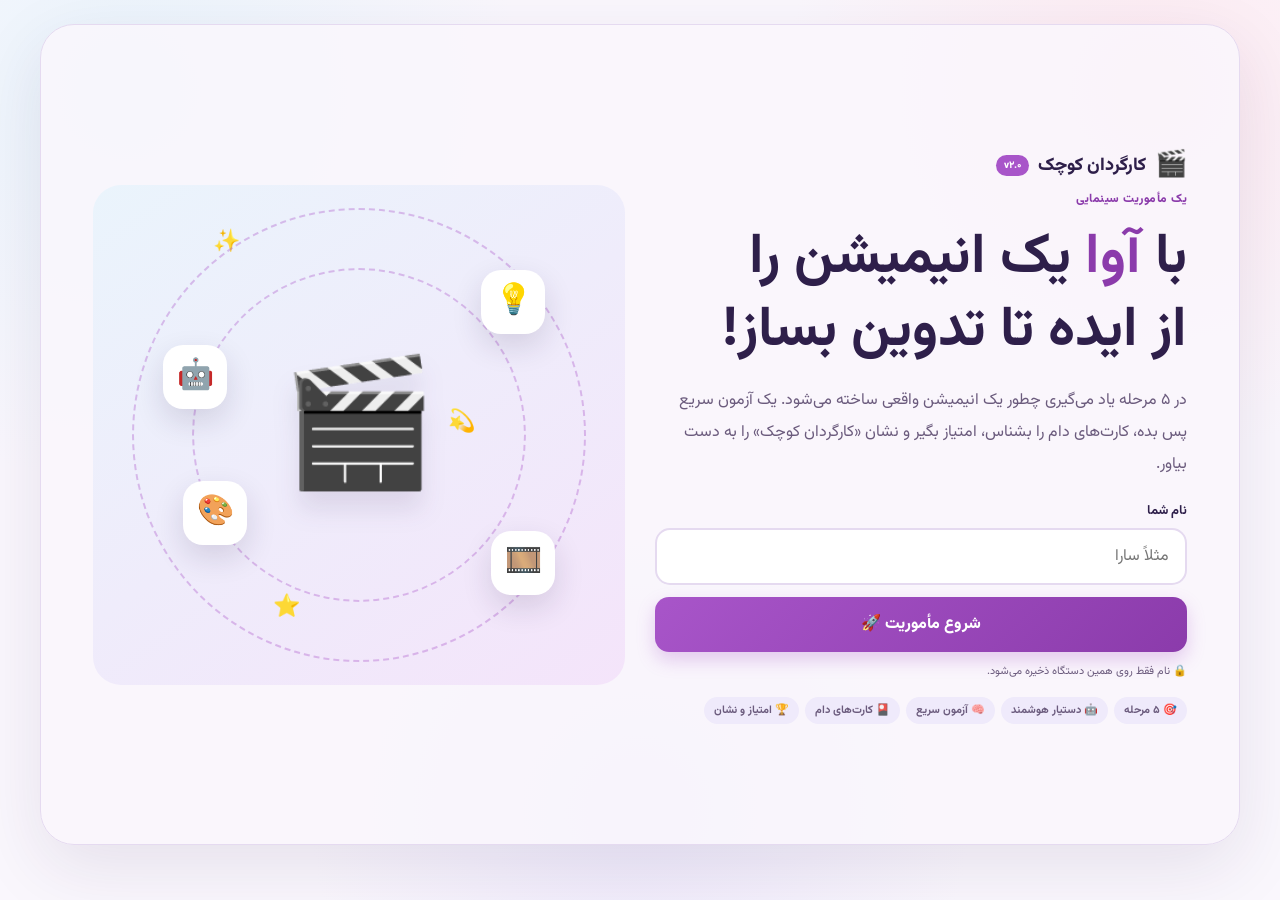
<file: game/index.html>
<!doctype html>
<html lang="fa" dir="rtl">

<head>
  <meta charset="UTF-8">
  <meta name="viewport" content="width=device-width,initial-scale=1">
  <meta name="theme-color" content="#17243d">
  <title>کارگردان کوچک | نسخه ۲.۰</title>
  <link rel="stylesheet" href="css/style.css">
</head>

<body>
  <div id="confetti"></div>
  <div id="toast" class="toast"></div>

  <main class="app">

    <!-- ============ صفحه شروع ============ -->
    <section id="startScreen" class="screen start-screen">
      <div class="start-info">
        <div class="brand"><a href="../index.html" class="brand-link"
            title="بازگشت به سایت"><span>🎬</span><span>کارگردان کوچک</span></a><span class="version">v۲.۰</span></div>
        <div class="start-copy">
          <span class="eyebrow">یک مأموریت سینمایی</span>
          <h1>با <b>آوا</b> یک انیمیشن را<br>از ایده تا تدوین بساز!</h1>
          <p>در ۵ مرحله یاد می‌گیری چطور یک انیمیشن واقعی ساخته می‌شود. یک آزمون سریع پس بده، کارت‌های دام را بشناس،
            امتیاز بگیر و نشان
            «کارگردان کوچک» را به دست بیاور.</p>
          <label for="playerName">نام شما</label>
          <input id="playerName" maxlength="24" placeholder="مثلاً سارا" autocomplete="off">
          <button id="startBtn" class="primary big">شروع مأموریت 🚀</button>
          <p class="privacy">🔒 نام فقط روی همین دستگاه ذخیره می‌شود.</p>
          <div class="feature-chips">
            <span>🎯 ۵ مرحله</span>
            <span>🤖 دستیار هوشمند</span>
            <span>🧠 آزمون سریع</span>
            <span>🎴 کارت‌های دام</span>
            <span>🏆 امتیاز و نشان</span>
          </div>
        </div>
      </div>
      <div class="start-art">
        <div class="orbit o1">💡</div>
        <div class="orbit o2">🎞️</div>
        <div class="orbit o3">🤖</div>
        <div class="orbit o4">🎨</div>
        <div class="clapper">🎬</div>
        <div class="sparkle s1">✨</div>
        <div class="sparkle s2">⭐</div>
        <div class="sparkle s3">💫</div>
      </div>
    </section>

    <!-- ============ صفحه بازی ============ -->
    <section id="gameScreen" class="screen hidden">
      <header class="topbar">
        <div class="brand"><a href="../index.html" class="brand-link"
            title="بازگشت به سایت"><span>🎬</span><span>کارگردان کوچک</span></a></div>
        <div class="stats">
          <div class="stat"><span>امتیاز</span><strong id="score">۰</strong></div>
          <div class="stat" id="comboStat"><span>کمبو</span><strong id="combo">×۱</strong></div>
          <div class="stat timer"><span>زمان</span><strong id="timer">۲:۰۰</strong></div>
          <a href="../index.html" class="icon-btn" title="بازگشت به سایت" aria-label="بازگشت به سایت">🏠</a>
          <button id="quitBtn" class="icon-btn" title="خروج">×</button>
        </div>
      </header>

      <!-- نوار پیشرفت داستانی -->
      <div class="story-track">
        <div class="story-step" data-step="tutorial"><span>۱</span><b>آموزش</b></div>
        <div class="story-line"></div>
        <div class="story-step" data-step="main"><span>۲</span><b>چالش اصلی</b></div>
        <div class="story-line"></div>
        <div class="story-step" data-step="quiz"><span>۳</span><b>آزمون سریع</b></div>
        <div class="story-line"></div>
        <div class="story-step" data-step="trap"><span>۴</span><b>کارت‌های دام</b></div>
        <div class="story-line"></div>
        <div class="story-step" data-step="final"><span>۵</span><b>پایان</b></div>
      </div>

      <div class="player-line">
        <div><span id="helloName">سلام!</span> 👋 <small id="levelLabel">مرحله ۱: آموزش</small></div>
        <div class="mission-progress"><span id="progressLabel">۰ / ۴ مرحله</span>
          <div><i id="progressBar"></i></div>
        </div>
      </div>

      <!-- دستیار AI -->
      <div class="ai-guide" id="aiGuide">
        <div class="ai-avatar">🤖</div>
        <div class="ai-bubble">
          <div class="ai-name">آوا • دستیار هوشمند</div>
          <p id="aiMessage">سلام! من آوا هستم. با هم اولین انیمیشنت رو می‌سازیم!</p>
        </div>
      </div>

      <!-- کارت مأموریت -->
      <section class="mission-card">
        <div class="mission-icon">🎯</div>
        <div>
          <span class="eyebrow">مأموریت</span>
          <h2 id="missionTitle">یک انیمیشن خوب از کجا شروع می‌شود؟</h2>
          <p id="missionDesc">کارت‌ها را در مسیر درست بچین. هر انتخاب درست، یک قدم تو را به انیمیشن نهایی نزدیک‌تر
            می‌کند.</p>
        </div>
        <div class="hint-box"><span>راهنما</span><button id="hintBtn">💡</button><b id="hintCount">۳</b></div>
      </section>

      <!-- منطقه بازی -->
      <section class="game-layout">
        <div class="panel">
          <div class="panel-head">
            <div><span class="eyebrow" id="zoneLabel">مرحله ۱ از ۵</span>
              <h2 id="zoneTitle">مسیر تولید را بساز</h2>
            </div>
            <span id="attempts" class="pill">تلاش: ۰</span>
          </div>
          <div id="answerList" class="answer-list"></div>
          <div class="action-row">
            <button id="checkBtn" class="primary">بررسی مسیر ✓</button>
            <button id="shuffleBtn" class="secondary">ترتیب جدید 🔀</button>
            <button id="skipTutorialBtn" class="ghost hidden">رد کردن آموزش ⏭️</button>
          </div>
          <div id="feedback" class="feedback"></div>
        </div>

        <aside class="panel side-panel">
          <div class="panel-head">
            <div><span class="eyebrow">کارت‌های باقی‌مانده</span>
              <h2 id="bankTitle">ایستگاه‌های تولید</h2>
            </div>
          </div>
          <div id="bank" class="bank"></div>
          <div id="tip" class="tip"><b>💡 نکته کارگردانی</b>
            <p id="tipText">اگر ایده مشخص نباشد، مراحل بعدی هم سخت‌تر می‌شوند.</p>
          </div>
        </aside>
      </section>

      <!-- آزمون سریع: چالشی متفاوت از کارت‌ها -->
      <section id="quizPanel" class="panel quiz-panel">
        <div class="panel-head">
          <div><span class="eyebrow" id="quizEyebrow">آزمون سریع</span>
            <h2 id="quizProgress">سؤال ۱ از ۳</h2>
          </div>
        </div>
        <p id="quizQuestion" class="quiz-question"></p>
        <div id="quizOptions" class="quiz-options"></div>
        <div id="quizFeedback" class="feedback"></div>
      </section>
    </section>

    <!-- ============ صفحه نتیجه ============ -->
    <section id="resultScreen" class="screen result-screen hidden">
      <div class="result-card">
        <div id="resultBadge" class="result-badge">🏆</div>
        <span class="eyebrow">مأموریت کامل شد</span>
        <h1 id="resultTitle">آفرین!</h1>
        <p id="resultMessage"></p>
        <div class="score-ring" id="scoreRing"><strong id="finalScore">۰</strong><span>امتیاز</span></div>
        <div class="result-grid">
          <div><b id="finalAttempts">۰</b><span>تلاش</span></div>
          <div><b id="finalTime">۰</b><span>زمان باقی‌مانده</span></div>
          <div><b id="finalCombo">×۱</b><span>بالاترین کمبو</span></div>
          <div><b id="finalLevels">۰/۵</b><span>مراحل کامل</span></div>
        </div>
        <div class="certificate">🎓 <span>نشان کارگردان کوچک برای</span> <b id="certificateName"></b></div>
        <div class="key-message">🤖 <b>هوش مصنوعی پیشنهاد می‌دهد؛ انسان انتخاب، ارزیابی و اصلاح می‌کند.</b></div>
        <div class="result-actions">
          <button id="againBtn" class="primary">دوباره بازی کن 🔄</button>
          <button id="newPlayerBtn" class="ghost">بازیکن جدید</button>
          <a href="../index.html" class="ghost">بازگشت به سایت 🏠</a>
        </div>
        <div id="animationPreview" class="animation-preview hidden">
          <div class="preview-title">🎬 پیش‌نمایش انیمیشن سارا</div>
          <div class="preview-frames">
            <div class="frame" data-f="1">💡</div>
            <div class="frame" data-f="2">📖</div>
            <div class="frame" data-f="3">👤</div>
            <div class="frame" data-f="4">🖼️</div>
            <div class="frame" data-f="5">🎞️</div>
            <div class="frame" data-f="6">✂️</div>
            <div class="frame" data-f="7">🎬</div>
          </div>
        </div>
      </div>
    </section>

  </main>

  <script src="js/app.js"></script>
</body>

</html>
</file>
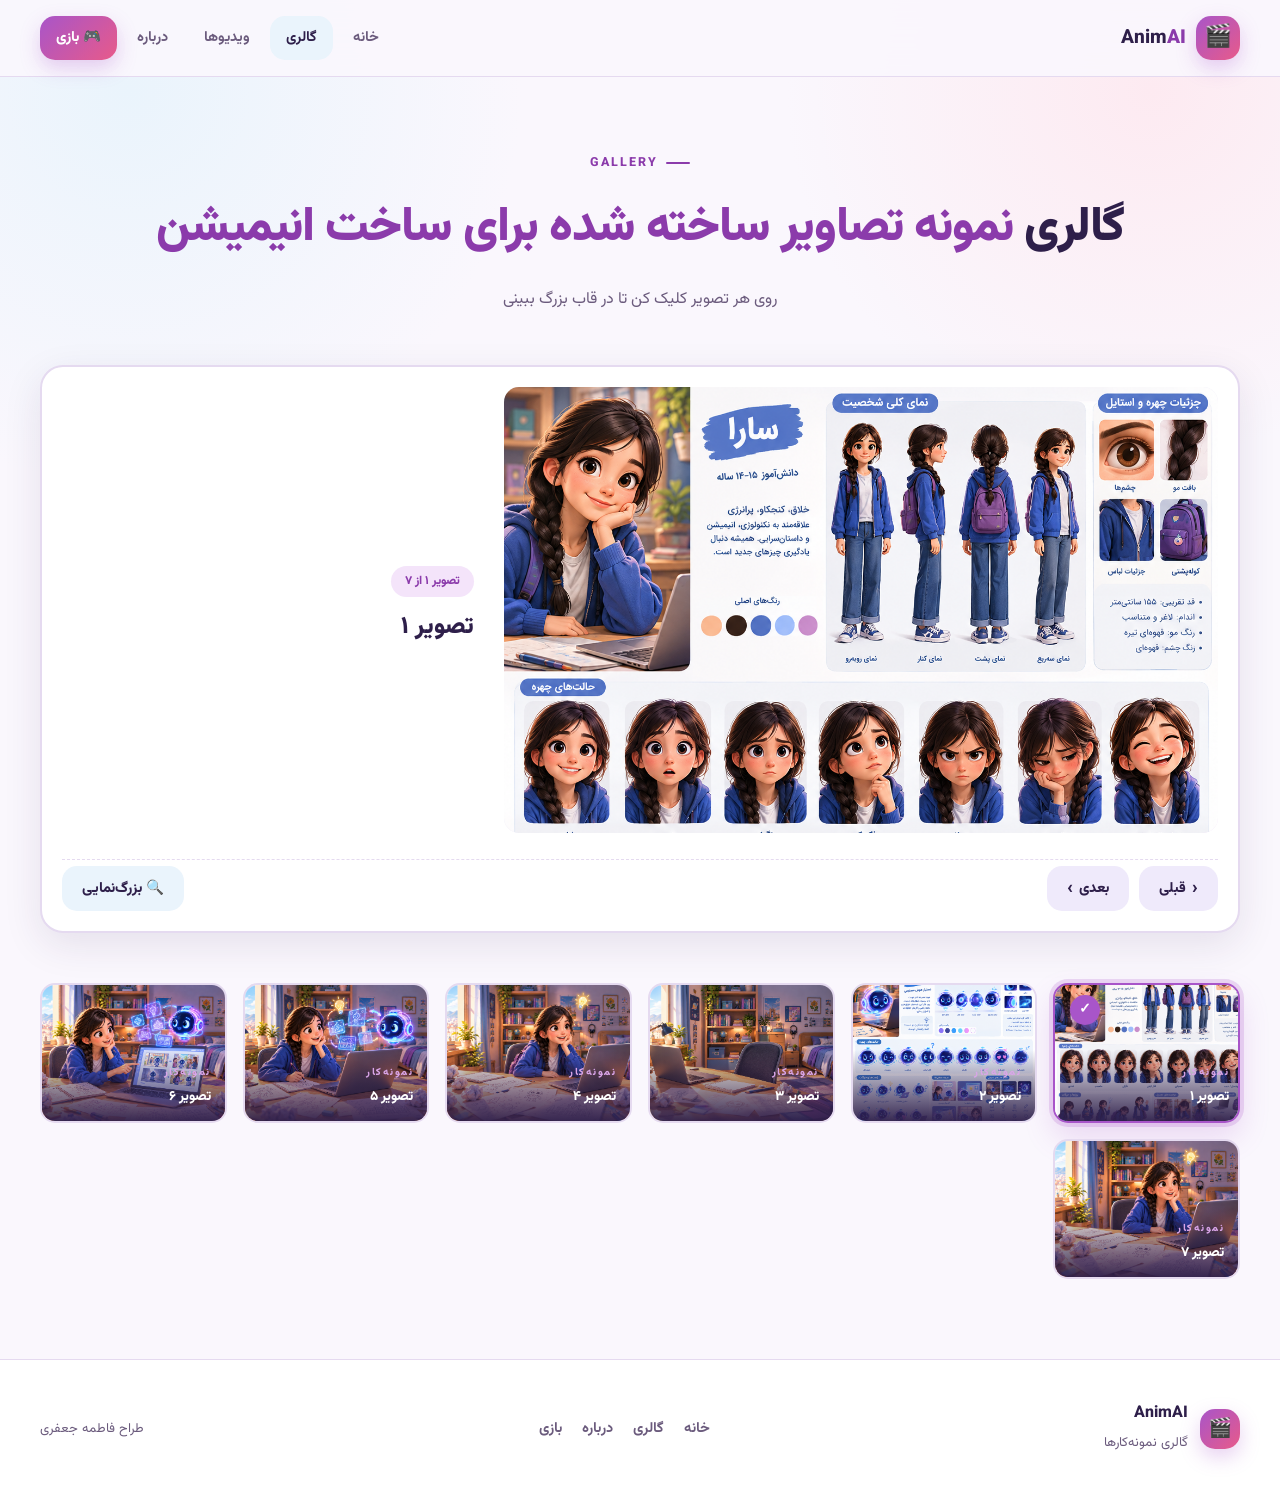
<file: gallery.html>
<!DOCTYPE html>
<html lang="fa" dir="rtl">

<head>
    <meta charset="UTF-8">
    <meta name="viewport" content="width=device-width, initial-scale=1.0">
    <meta name="description" content="گالری نمونه‌کارهای آموزشی انیمیشن و هوش مصنوعی">
    <title>گالری | AnimAI</title>

    <link rel="preconnect" href="https://fonts.googleapis.com">
    <link rel="preconnect" href="https://fonts.gstatic.com" crossorigin>
    <link href="https://fonts.googleapis.com/css2?family=Vazirmatn:wght@400;500;600;700;800;900&display=swap"
        rel="stylesheet">
    <link rel="stylesheet" href="css/AnimAI_girls_lilac_palette.css">
</head>

<body>

    <!-- ==================== هدر ==================== -->
    <header class="header">
        <div class="container header-inner">
            <a href="index.html" class="logo">
                <span class="logo-icon">🎬</span>
                <span class="logo-text">Anim<b>AI</b></span>
            </a>

            <nav class="nav" id="nav">
                <a href="index.html" class="nav-link">خانه</a>
                <a href="gallery.html" class="nav-link active">گالری</a>
                <a href="index.html#videos" class="nav-link">ویدیوها</a>
                <a href="#" class="nav-link">درباره</a>
                <!-- 🔴 لینک بازی — آدرس خودت رو بذار -->
                <a href="game/index.html" class="nav-link nav-link-game">🎮 بازی</a>
            </nav>

            <button class="burger" id="burger" aria-label="منو">
                <span></span><span></span><span></span>
            </button>
        </div>
    </header>

    <!-- ==================== گالری ==================== -->
    <main class="page-main">
        <div class="container">

            <div class="page-header">
                <span class="eyebrow">GALLERY</span>
                <h1>گالری <span class="highlight">نمونه تصاویر ساخته شده برای ساخت انیمیشن</span></h1>
                <p>روی هر تصویر کلیک کن تا در قاب بزرگ ببینی</p>
            </div>

            <!-- ============ نمایشگر پیش‌فرض ============ -->
            <div class="gallery-viewer" id="galleryViewer">

                <div class="viewer-frame">
                    <img id="viewerImage" src="assets/gallery/01.png" alt="نمایش تصویر انتخابی">
                </div>

                <div class="viewer-info">
                    <span class="viewer-badge" id="viewerBadge">تصویر ۱ از ۷</span>
                    <h3 id="viewerTitle">نمونه‌کار ۱</h3>
                    <p id="viewerDesc">روی هر تصویر از گالری پایین کلیک کن تا اینجا نمایش داده شود.</p>
                </div>

                <div class="viewer-controls">
                    <button class="viewer-btn" id="viewerPrev" aria-label="تصویر قبلی">
                        <span>‹</span> قبلی
                    </button>
                    <button class="viewer-btn" id="viewerNext" aria-label="تصویر بعدی">
                        بعدی <span>›</span>
                    </button>
                    <button class="viewer-btn viewer-btn-expand" id="viewerExpand" aria-label="نمایش تمام‌صفحه">
                        🔍 بزرگ‌نمایی
                    </button>
                </div>

            </div>

            <!-- ============ گالری تصاویر ============ -->
            <div class="gallery-grid" id="galleryGrid">

                <div class="gallery-item active" data-index="0" tabindex="0" role="button" aria-label="نمایش تصویر ۱">
                    <img src="assets/gallery/01.png" alt="نمونه‌کار ۱" loading="lazy">
                    <div class="gallery-overlay">
                        <span>نمونه‌کار</span>
                        <h4>تصویر ۱</h4>
                    </div>
                </div>

                <div class="gallery-item" data-index="1" tabindex="0" role="button" aria-label="نمایش تصویر ۲">
                    <img src="assets/gallery/02.png" alt="نمونه‌کار ۲" loading="lazy">
                    <div class="gallery-overlay">
                        <span>نمونه‌کار</span>
                        <h4>تصویر ۲</h4>
                    </div>
                </div>

                <div class="gallery-item" data-index="2" tabindex="0" role="button" aria-label="نمایش تصویر ۳">
                    <img src="assets/gallery/03.png" alt="نمونه‌کار ۳" loading="lazy">
                    <div class="gallery-overlay">
                        <span>نمونه‌کار</span>
                        <h4>تصویر ۳</h4>
                    </div>
                </div>

                <div class="gallery-item" data-index="3" tabindex="0" role="button" aria-label="نمایش تصویر ۴">
                    <img src="assets/gallery/04.png" alt="نمونه‌کار ۴" loading="lazy">
                    <div class="gallery-overlay">
                        <span>نمونه‌کار</span>
                        <h4>تصویر ۴</h4>
                    </div>
                </div>

                <div class="gallery-item" data-index="4" tabindex="0" role="button" aria-label="نمایش تصویر ۵">
                    <img src="assets/gallery/05.png" alt="نمونه‌کار ۵" loading="lazy">
                    <div class="gallery-overlay">
                        <span>نمونه‌کار</span>
                        <h4>تصویر ۵</h4>
                    </div>
                </div>

                <div class="gallery-item" data-index="5" tabindex="0" role="button" aria-label="نمایش تصویر ۶">
                    <img src="assets/gallery/06.png" alt="نمونه‌کار ۶" loading="lazy">
                    <div class="gallery-overlay">
                        <span>نمونه‌کار</span>
                        <h4>تصویر ۶</h4>
                    </div>
                </div>

                <div class="gallery-item" data-index="6" tabindex="0" role="button" aria-label="نمایش تصویر ۷">
                    <img src="assets/gallery/07.png" alt="نمونه‌کار ۷" loading="lazy">
                    <div class="gallery-overlay">
                        <span>نمونه‌کار</span>
                        <h4>تصویر ۷</h4>
                    </div>
                </div>

            </div>
        </div>
    </main>

    <!-- ==================== لایت‌باکس ==================== -->
    <div class="lightbox" id="lightbox" role="dialog" aria-modal="true" aria-label="نمایش بزرگ تصویر">
        <button class="lightbox-close" id="lightboxClose" aria-label="بستن">×</button>
        <button class="lightbox-nav lightbox-prev" id="lightboxPrev" aria-label="تصویر قبلی">‹</button>
        <button class="lightbox-nav lightbox-next" id="lightboxNext" aria-label="تصویر بعدی">›</button>
        <img id="lightboxImg" alt="نمایش بزرگ">
        <div class="lightbox-counter" id="lightboxCounter">۱ / ۷</div>
    </div>

    <!-- ==================== فوتر ==================== -->
    <footer class="footer">
        <div class="container footer-inner">
            <div class="footer-brand">
                <span class="logo-icon">🎬</span>
                <div>
                    <strong>AnimAI</strong>
                    <small>گالری نمونه‌کارها</small>
                </div>
            </div>
            <div class="footer-links">
                <a href="index.html">خانه</a>
                <a href="gallery.html">گالری</a>
                <a href="about.html">درباره</a>
                <!-- 🔴 لینک بازی -->
                <a href="game/index.html">بازی</a>
            </div>
            <div class="footer-copy">
                <small>طراح فاطمه جعفری</small>
            </div>
        </div>
    </footer>

    <script src="js/app.js"></script>
</body>

</html>
</file>
<file: game/css/style.css>
@import url('https://fonts.googleapis.com/css2?family=Vazirmatn:wght@400;500;600;700;800;900&display=swap');

:root {
    /* --- رنگ‌های پایه --- */
    --navy: #2E1F4A;
    --navy-soft: #4A356A;
    --cream: #FAF7FD;
    --white: #FFFFFF;

    /* --- رنگ اصلی: بنفش-صورتی --- */
    --primary: #A855C9;
    --primary-dark: #8B3BAB;
    --primary-light: #D9A5E8;
    --primary-soft: #F4E4FA;

    /* --- آبی مکمل --- */
    --sky: #5B9FD4;
    --sky-dark: #3D7DB0;
    --sky-light: #C5E2F5;
    --sky-soft: #EAF4FC;

    /* --- صورتی گرم مکمل --- */
    --rose: #E85A8A;
    --rose-dark: #C43E6D;
    --rose-light: #F5B8CE;
    --rose-soft: #FDEAF1;

    /* --- بنفش ملایم --- */
    --lavender: #8B7BD8;
    --lavender-dark: #6B5BC0;
    --lavender-soft: #EFEAFB;

    /* --- متن و خطوط --- */
    --text: #2E1F4A;
    --text-muted: #6B5B7D;
    --text-light: #9B8DAB;
    --line: #E5DAF0;
    --line-strong: #D0BFE0;

    /* --- وضعیت --- */
    --green: #4BB894;
    --green-dark: #3A9A78;
    --red: #E85A7A;
    --red-dark: #C43E5D;

    /* --- Aliases برای سازگاری با کد فعلی --- */
    --orange: var(--primary);
    --blue: var(--sky);
    --purple: var(--lavender);
    --mustard: var(--rose);
    --muted: var(--text-muted);
    --pink: var(--rose-light);
}

* {
    box-sizing: border-box
}

a {
    color: inherit;
    text-decoration: none
}

html,
body {
    margin: 0;
    min-height: 100%;
    font-family: "Vazirmatn", Tahoma, sans-serif;
    color: var(--text)
}

body {
    background:
        radial-gradient(circle at 10% 10%, #EAF4FC 0, transparent 28%),
        radial-gradient(circle at 90% 10%, #FDEAF1 0, transparent 26%),
        radial-gradient(circle at 50% 90%, #EFEAFB 0, transparent 32%),
        var(--cream);
    background-attachment: fixed;
    overflow-x: hidden;
}

button,
input {
    font: inherit
}

button {
    cursor: pointer
}

.hidden {
    display: none !important
}

.app {
    width: min(1200px, 94%);
    margin: auto;
    padding: 24px 0 55px
}

.screen {
    min-height: calc(100vh - 79px)
}

/* ============ صفحه شروع ============ */
.start-screen {
    display: grid;
    grid-template-columns: 1fr 1fr;
    align-items: center;
    gap: 30px;
    background: rgba(250, 247, 253, .82);
    border: 1px solid var(--line);
    border-radius: 34px;
    overflow: hidden;
    box-shadow: 0 22px 70px rgba(46, 31, 74, 0.10);
    padding: 52px;
    position: relative;
    animation: fadeIn .6s ease;
}

@keyframes fadeIn {
    from {
        opacity: 0;
        transform: translateY(20px)
    }

    to {
        opacity: 1;
        transform: none
    }
}

.start-info {
    display: flex;
    flex-direction: column;
    justify-content: center;
    min-width: 0
}

.brand {
    display: flex;
    align-items: center;
    gap: 9px;
    font-weight: 800;
    font-size: 18px
}

.brand-link {
    display: flex;
    align-items: center;
    gap: 9px
}

.brand-link:hover {
    opacity: .8
}

.brand span:first-child {
    font-size: 26px
}

.version {
    font-size: 10px;
    background: var(--primary);
    color: var(--white);
    padding: 3px 8px;
    border-radius: 999px;
    font-weight: 800
}

.start-copy {
    max-width: 600px
}

.eyebrow {
    font-size: 12px;
    color: var(--primary-dark);
    font-weight: 800;
    letter-spacing: .5px
}

.start-copy h1 {
    font-size: clamp(32px, 5vw, 56px);
    line-height: 1.3;
    margin: 12px 0
}

.start-copy h1 b {
    color: var(--primary-dark)
}

.start-copy p {
    color: var(--text-muted);
    line-height: 2;
    font-size: 16px
}

.start-copy label {
    display: block;
    font-weight: 700;
    font-size: 13px;
    margin: 20px 0 7px
}

input {
    width: 100%;
    padding: 14px 16px;
    border: 2px solid var(--line);
    border-radius: 15px;
    background: white;
    color: var(--text);
    outline: 0;
    transition: .2s
}

input:focus {
    border-color: var(--primary);
    box-shadow: 0 0 0 4px rgba(168, 85, 201, 0.15)
}

.primary,
.secondary,
.ghost {
    border: 0;
    border-radius: 14px;
    padding: 11px 17px;
    font-weight: 800;
    transition: .2s
}

.primary {
    background: linear-gradient(135deg, var(--primary), var(--primary-dark));
    color: var(--white);
    box-shadow: 0 8px 18px rgba(168, 85, 201, 0.28)
}

.primary:hover {
    transform: translateY(-2px);
    box-shadow: 0 12px 24px rgba(168, 85, 201, 0.4)
}

.secondary {
    background: var(--sky-soft);
    color: var(--navy)
}

.secondary:hover {
    background: var(--sky-light)
}

.ghost {
    background: var(--lavender-soft);
    color: var(--text-muted)
}

.ghost:hover {
    background: #E4DAF5
}

.big {
    width: 100%;
    padding: 15px;
    margin-top: 12px;
    font-size: 16px
}

.privacy {
    font-size: 11px !important;
    margin-top: 9px !important
}

.feature-chips {
    display: flex;
    flex-wrap: wrap;
    gap: 6px;
    margin-top: 14px
}

.feature-chips span {
    font-size: 11px;
    padding: 5px 10px;
    background: var(--lavender-soft);
    border-radius: 999px;
    color: var(--text-muted);
    font-weight: 700
}

/* تصویر شروع */
.start-art {
    height: 500px;
    position: relative;
    display: grid;
    place-items: center;
    background: linear-gradient(145deg, var(--sky-soft), var(--primary-soft));
    border-radius: 28px;
    overflow: hidden
}

.start-art:before,
.start-art:after {
    content: "";
    position: absolute;
    border-radius: 50%;
    border: 2px dashed rgba(168, 85, 201, 0.35);
    animation: spin 30s linear infinite
}

.start-art:before {
    width: 330px;
    height: 330px
}

.start-art:after {
    width: 450px;
    height: 450px;
    animation-direction: reverse
}

@keyframes spin {
    to {
        transform: rotate(360deg)
    }
}

.clapper {
    font-size: 125px;
    filter: drop-shadow(0 18px 12px rgba(46, 31, 74, 0.10));
    z-index: 2;
    animation: bob 3s ease-in-out infinite
}

@keyframes bob {

    0%,
    100% {
        transform: translateY(0) rotate(-3deg)
    }

    50% {
        transform: translateY(-15px) rotate(3deg)
    }
}

.orbit {
    position: absolute;
    z-index: 3;
    width: 64px;
    height: 64px;
    border-radius: 20px;
    display: grid;
    place-items: center;
    background: #fff;
    box-shadow: 0 12px 30px rgba(46, 31, 74, 0.14);
    font-size: 30px;
    animation: float 4s ease-in-out infinite
}

.o1 {
    top: 85px;
    right: 80px;
    animation-delay: 0s
}

.o2 {
    bottom: 90px;
    right: 70px;
    animation-delay: .5s
}

.o3 {
    top: 160px;
    left: 70px;
    animation-delay: 1s
}

.o4 {
    bottom: 140px;
    left: 90px;
    animation-delay: 1.5s
}

@keyframes float {

    0%,
    100% {
        transform: translateY(0)
    }

    50% {
        transform: translateY(-12px)
    }
}

.sparkle {
    position: absolute;
    font-size: 22px;
    animation: twinkle 2s ease-in-out infinite
}

.s1 {
    top: 40px;
    left: 120px
}

.s2 {
    bottom: 60px;
    left: 180px;
    animation-delay: .7s
}

.s3 {
    top: 220px;
    right: 150px;
    animation-delay: 1.2s
}

@keyframes twinkle {

    0%,
    100% {
        opacity: .3;
        transform: scale(.8)
    }

    50% {
        opacity: 1;
        transform: scale(1.2)
    }
}

/* ============ نوار بالا ============ */
.topbar {
    display: flex;
    justify-content: space-between;
    align-items: center;
    margin-bottom: 18px
}

.stats {
    display: flex;
    align-items: center;
    gap: 9px
}

.stat {
    background: var(--white);
    border: 1px solid var(--line);
    border-radius: 13px;
    padding: 6px 12px;
    min-width: 78px;
    text-align: center;
    transition: .2s
}

.stat span {
    display: block;
    font-size: 10px;
    color: var(--text-muted)
}

.stat strong {
    font-size: 15px
}

.timer strong {
    color: var(--primary-dark)
}

#comboStat {
    background: linear-gradient(135deg, var(--primary-soft), var(--rose-soft));
    border-color: var(--primary-light)
}

#comboStat.hot {
    animation: comboPulse .5s ease
}

@keyframes comboPulse {

    0%,
    100% {
        transform: scale(1)
    }

    50% {
        transform: scale(1.1);
        box-shadow: 0 0 20px rgba(168, 85, 201, 0.4)
    }
}

.icon-btn {
    border: 0;
    background: var(--lavender-soft);
    width: 38px;
    height: 38px;
    border-radius: 12px;
    font-size: 25px;
    color: var(--text-muted);
    transition: .2s;
    display: inline-flex;
    align-items: center;
    justify-content: center
}

.icon-btn:hover {
    background: var(--red);
    color: white
}

/* ============ نوار پیشرفت داستانی ============ */
.story-track {
    display: flex;
    align-items: center;
    gap: 8px;
    margin-bottom: 16px;
    padding: 14px 18px;
    background: var(--white);
    border: 1px solid var(--line);
    border-radius: 20px
}

.story-step {
    display: flex;
    align-items: center;
    gap: 6px;
    font-size: 12px;
    color: var(--text-muted);
    font-weight: 700;
    transition: .3s
}

.story-step span {
    width: 26px;
    height: 26px;
    background: var(--lavender-soft);
    border-radius: 50%;
    display: grid;
    place-items: center;
    font-size: 11px;
    transition: .3s
}

.story-step.active {
    color: var(--primary-dark)
}

.story-step.active span {
    background: var(--primary);
    color: var(--white);
    box-shadow: 0 0 0 4px rgba(168, 85, 201, 0.2)
}

.story-step.done {
    color: var(--green)
}

.story-step.done span {
    background: var(--green);
    color: white
}

.story-line {
    flex: 1;
    height: 2px;
    background: var(--lavender-soft);
    border-radius: 2px
}

/* ============ خط بازیکن ============ */
.player-line {
    display: flex;
    justify-content: space-between;
    gap: 20px;
    align-items: center;
    margin-bottom: 14px
}

.player-line small {
    color: var(--text-muted)
}

.mission-progress {
    width: 320px;
    font-size: 11px;
    color: var(--text-muted)
}

.mission-progress>div {
    height: 8px;
    background: var(--line);
    border-radius: 20px;
    margin-top: 6px;
    overflow: hidden
}

.mission-progress i {
    display: block;
    width: 0;
    height: 100%;
    background: linear-gradient(90deg, var(--primary), var(--rose));
    transition: .35s;
    border-radius: 20px
}

/* ============ دستیار AI ============ */
.ai-guide {
    display: flex;
    align-items: flex-start;
    gap: 12px;
    margin-bottom: 14px;
    animation: slideIn .4s ease
}

@keyframes slideIn {
    from {
        opacity: 0;
        transform: translateX(20px)
    }

    to {
        opacity: 1;
        transform: none
    }
}

.ai-avatar {
    width: 52px;
    height: 52px;
    border-radius: 50%;
    background: linear-gradient(135deg, var(--lavender), var(--primary));
    display: grid;
    place-items: center;
    font-size: 28px;
    flex-shrink: 0;
    box-shadow: 0 8px 20px rgba(139, 123, 216, 0.35);
    animation: pulse 3s ease-in-out infinite
}

@keyframes pulse {

    0%,
    100% {
        box-shadow: 0 8px 20px rgba(139, 123, 216, 0.35)
    }

    50% {
        box-shadow: 0 8px 30px rgba(168, 85, 201, 0.5)
    }
}

.ai-bubble {
    background: var(--white);
    border: 1px solid var(--line);
    border-radius: 18px 18px 18px 4px;
    padding: 12px 16px;
    flex: 1;
    position: relative;
    box-shadow: 0 4px 12px rgba(46, 31, 74, 0.05)
}

.ai-bubble:before {
    content: "";
    position: absolute;
    top: 14px;
    right: -6px;
    width: 12px;
    height: 12px;
    background: var(--white);
    border-right: 1px solid var(--line);
    border-top: 1px solid var(--line);
    transform: rotate(45deg)
}

.ai-name {
    font-size: 10px;
    color: var(--lavender-dark);
    font-weight: 800;
    margin-bottom: 4px
}

.ai-bubble p {
    margin: 0;
    font-size: 13px;
    line-height: 1.9;
    color: var(--text)
}

/* ============ کارت مأموریت ============ */
.mission-card {
    display: flex;
    align-items: center;
    gap: 16px;
    padding: 20px 22px;
    background: linear-gradient(135deg, var(--navy), var(--navy-soft));
    color: white;
    border-radius: 23px;
    box-shadow: 0 15px 40px rgba(46, 31, 74, 0.25);
    margin-bottom: 18px;
    position: relative;
    overflow: hidden
}

.mission-card:before {
    content: "";
    position: absolute;
    top: -50%;
    right: -10%;
    width: 300px;
    height: 300px;
    background: radial-gradient(circle, rgba(168, 85, 201, 0.25), transparent 70%);
    border-radius: 50%
}

.mission-card h2 {
    margin: 4px 0;
    font-size: 19px
}

.mission-card p {
    margin: 0;
    color: #dbe1eb;
    font-size: 12px;
    line-height: 1.8
}

.mission-icon {
    width: 52px;
    height: 52px;
    display: grid;
    place-items: center;
    border-radius: 17px;
    background: rgba(255, 255, 255, 0.08);
    font-size: 27px;
    flex: 0 0 auto
}

.hint-box {
    margin-right: auto;
    display: flex;
    align-items: center;
    gap: 6px;
    background: rgba(255, 255, 255, 0.08);
    padding: 7px;
    border-radius: 13px;
    position: relative;
    z-index: 1
}

.hint-box span {
    font-size: 10px
}

.hint-box button {
    border: 0;
    background: linear-gradient(135deg, var(--primary), var(--rose));
    border-radius: 10px;
    width: 32px;
    height: 32px;
    transition: .2s
}

.hint-box button:hover {
    transform: scale(1.1)
}

.hint-box b {
    font-size: 11px;
    min-width: 12px
}

/* ============ چیدمان بازی ============ */
.game-layout {
    display: grid;
    grid-template-columns: 1.45fr .8fr;
    gap: 18px
}

.panel {
    background: rgba(250, 247, 253, .94);
    border: 1px solid var(--line);
    border-radius: 23px;
    padding: 23px;
    box-shadow: 0 12px 38px rgba(46, 31, 74, 0.06);
    backdrop-filter: blur(10px)
}

.panel-head {
    display: flex;
    justify-content: space-between;
    align-items: flex-start;
    margin-bottom: 16px
}

.panel h2 {
    font-size: 20px;
    margin: 4px 0 0
}

.pill {
    font-size: 11px;
    color: var(--text-muted);
    background: var(--lavender-soft);
    border-radius: 999px;
    padding: 7px 10px
}

/* ============ کارت‌های مرحله ============ */
.answer-list,
.bank {
    display: grid;
    gap: 8px
}

.stage {
    display: flex;
    align-items: center;
    gap: 11px;
    background: white;
    border: 2px solid var(--line);
    border-radius: 15px;
    padding: 9px 11px;
    min-height: 59px;
    transition: .18s;
    user-select: none;
    cursor: grab;
    animation: cardDrop .4s ease backwards
}

@keyframes cardDrop {
    0% {
        opacity: 0;
        transform: translateY(-20px) scale(.9)
    }

    100% {
        opacity: 1;
        transform: none
    }
}

.stage:hover {
    transform: translateY(-2px);
    border-color: var(--primary-light);
    box-shadow: 0 6px 16px rgba(46, 31, 74, 0.08)
}

.stage.dragging {
    opacity: .35;
    cursor: grabbing
}

.stage.selected {
    border-color: var(--primary);
    box-shadow: 0 0 0 4px rgba(168, 85, 201, 0.2)
}

.stage.correct {
    border-color: #8BC19B;
    background: linear-gradient(135deg, #F0F8F2, #E6F4EA);
    animation: glow .6s ease
}

.stage.wrong {
    border-color: #DF9B9B;
    background: #FFF5F5;
    animation: shake .4s ease
}

.stage.drop-hint {
    border-color: var(--sky);
    background: var(--sky-soft);
    border-style: dashed
}

@keyframes glow {
    0% {
        box-shadow: 0 0 0 0 rgba(75, 184, 148, 0.5)
    }

    100% {
        box-shadow: 0 0 0 16px rgba(75, 184, 148, 0)
    }
}

@keyframes shake {

    0%,
    100% {
        transform: translateX(0)
    }

    25% {
        transform: translateX(-8px)
    }

    75% {
        transform: translateX(8px)
    }
}

.number {
    width: 30px;
    height: 30px;
    background: var(--sky-soft);
    border-radius: 9px;
    display: grid;
    place-items: center;
    font-weight: 800;
    font-size: 12px;
    flex-shrink: 0
}

.stage-icon {
    font-size: 23px
}

.stage-content {
    flex: 1
}

.stage-title {
    display: block;
    font-weight: 800;
    font-size: 13px
}

.stage-desc {
    display: block;
    color: var(--text-muted);
    font-size: 10px;
    margin-top: 2px
}

.drag-handle {
    color: var(--text-light);
    font-size: 18px
}

.bank .stage .number {
    background: var(--primary-soft)
}


/* ============ آزمون سریع ============ */
.quiz-panel {
    display: none
}

.quiz-mode .game-layout {
    display: none
}

.quiz-mode .quiz-panel {
    display: block;
    animation: cardDrop .4s ease
}

.quiz-mode .hint-box {
    visibility: hidden
}

.quiz-mode .mission-progress {
    visibility: hidden
}

.quiz-question {
    font-size: 18px;
    font-weight: 800;
    line-height: 1.7;
    margin: 6px 0 18px
}

.quiz-options {
    display: grid;
    grid-template-columns: 1fr 1fr;
    gap: 10px
}

.quiz-option {
    text-align: right;
    background: white;
    border: 2px solid var(--line);
    border-radius: 15px;
    padding: 14px 16px;
    font-weight: 700;
    font-size: 14px;
    transition: .18s
}

.quiz-option:hover:not(:disabled) {
    transform: translateY(-2px);
    border-color: var(--primary-light);
    box-shadow: 0 6px 16px rgba(46, 31, 74, 0.08)
}

.quiz-option:disabled {
    cursor: default
}

.quiz-option.correct {
    border-color: #8BC19B;
    background: linear-gradient(135deg, #F0F8F2, #E6F4EA);
    animation: glow .6s ease
}

.quiz-option.wrong {
    border-color: #DF9B9B;
    background: #FFF5F5;
    animation: shake .4s ease
}

/* ============ نکته ============ */
.tip {
    margin-top: 15px;
    padding: 13px;
    border-radius: 15px;
    background: var(--sky-soft)
}

.tip b {
    font-size: 12px
}

.tip p {
    font-size: 11px;
    color: var(--text-muted);
    line-height: 1.8;
    margin: 5px 0 0
}

/* ============ دکمه‌ها و بازخورد ============ */
.action-row {
    display: flex;
    gap: 8px;
    flex-wrap: wrap;
    margin-top: 15px
}

.feedback {
    min-height: 25px;
    margin-top: 10px;
    font-size: 12px;
    font-weight: 800;
    transition: .2s;
    line-height: 1.8
}

.feedback.success {
    color: var(--green-dark)
}

.feedback.error {
    color: var(--red-dark)
}

/* ============ صفحه نتیجه ============ */
.result-screen {
    display: grid;
    place-items: center
}

.result-card {
    width: min(620px, 100%);
    text-align: center;
    background: var(--white);
    border: 1px solid var(--line);
    border-radius: 30px;
    padding: 38px;
    box-shadow: 0 25px 80px rgba(46, 31, 74, 0.14);
    animation: fadeIn .5s ease
}

.result-badge {
    font-size: 64px;
    animation: bounce 1s ease
}

@keyframes bounce {

    0%,
    100% {
        transform: translateY(0)
    }

    50% {
        transform: translateY(-15px)
    }
}

.result-card h1 {
    font-size: 32px;
    margin: 7px 0
}

.result-card>p {
    color: var(--text-muted);
    line-height: 1.9;
    margin: 0 auto 18px
}

.score-ring {
    width: 130px;
    height: 130px;
    margin: 15px auto;
    border-radius: 50%;
    background: conic-gradient(var(--primary) 0 85%, var(--lavender-soft) 85% 100%);
    display: flex;
    flex-direction: column;
    align-items: center;
    justify-content: center;
    position: relative;
    transition: background 1s ease
}

.score-ring:after {
    content: "";
    position: absolute;
    inset: 9px;
    background: var(--white);
    border-radius: 50%
}

.score-ring strong,
.score-ring span {
    position: relative;
    z-index: 1
}

.score-ring strong {
    font-size: 30px;
    line-height: 1.1
}

.score-ring span {
    font-size: 10px;
    color: var(--text-muted);
    margin-top: 2px
}

.result-grid {
    display: grid;
    grid-template-columns: repeat(4, 1fr);
    gap: 8px;
    margin: 18px 0
}

.result-grid div {
    background: var(--lavender-soft);
    border-radius: 14px;
    padding: 10px
}

.result-grid b,
.result-grid span {
    display: block
}

.result-grid b {
    font-size: 18px
}

.result-grid span {
    font-size: 10px;
    color: var(--text-muted)
}

.result-actions {
    display: flex;
    justify-content: center;
    gap: 8px
}

.certificate {
    margin-top: 20px;
    padding: 11px;
    border-radius: 13px;
    background: #EEF5F0;
    color: var(--green-dark);
    font-size: 11px
}

.certificate span {
    margin: 0 4px;
    color: var(--text-muted)
}

.key-message {
    margin-top: 10px;
    padding: 12px 14px;
    border-radius: 13px;
    background: linear-gradient(135deg, var(--lavender-soft), var(--sky-soft));
    color: var(--text);
    font-size: 12px;
    line-height: 1.8
}

.key-message b {
    color: var(--primary-dark)
}

/* ============ پیش‌نمایش انیمیشن ============ */
.animation-preview {
    margin-top: 20px;
    padding: 16px;
    background: var(--lavender-soft);
    border-radius: 16px
}

.preview-title {
    font-size: 12px;
    font-weight: 800;
    margin-bottom: 10px;
    color: var(--text)
}

.preview-frames {
    display: flex;
    gap: 6px;
    justify-content: center;
    flex-wrap: wrap
}

.frame {
    width: 44px;
    height: 44px;
    background: white;
    border-radius: 10px;
    display: grid;
    place-items: center;
    font-size: 22px;
    opacity: .3;
    transition: .4s;
    transform: scale(.9)
}

.frame.on {
    opacity: 1;
    transform: scale(1);
    box-shadow: 0 4px 12px rgba(46, 31, 74, 0.14);
    animation: pop .4s ease
}

@keyframes pop {
    0% {
        transform: scale(.5)
    }

    50% {
        transform: scale(1.15)
    }

    100% {
        transform: scale(1)
    }
}

/* ============ کانفتی ============ */
#confetti {
    position: fixed;
    inset: 0;
    pointer-events: none;
    overflow: hidden;
    z-index: 50
}

.piece {
    position: absolute;
    width: 9px;
    height: 15px;
    animation: fall 1.7s ease-out forwards
}

@keyframes fall {
    0% {
        transform: translateY(-20px) rotate(0)
    }

    100% {
        transform: translateY(100vh) rotate(720deg);
        opacity: 0
    }
}

/* ============ Toast ============ */
.toast {
    position: fixed;
    top: 20px;
    left: 50%;
    transform: translateX(-50%) translateY(-100px);
    background: var(--navy);
    color: white;
    padding: 12px 22px;
    border-radius: 14px;
    font-weight: 800;
    font-size: 13px;
    box-shadow: 0 12px 30px rgba(46, 31, 74, 0.35);
    z-index: 100;
    transition: .4s;
    opacity: 0
}

.toast.show {
    transform: translateX(-50%) translateY(0);
    opacity: 1
}

.toast.good {
    background: var(--green)
}

.toast.bad {
    background: var(--red)
}

/* ============ ریسپانسیو ============ */
@media(max-width:900px) {
    .start-screen {
        grid-template-columns: 1fr;
        padding: 30px
    }

    .start-art {
        height: 260px;
        order: -1
    }

    .clapper {
        font-size: 90px
    }

    .game-layout {
        grid-template-columns: 1fr
    }

    .mission-card {
        align-items: flex-start
    }

    .hint-box {
        margin-right: 0
    }

    .player-line {
        align-items: flex-start;
        flex-direction: column
    }

    .mission-progress {
        width: 100%
    }

    .story-track {
        overflow-x: auto
    }

    .story-step b {
        display: none
    }
}

@media(max-width:500px) {
    .app {
        width: 95%;
        padding-top: 12px
    }

    .start-copy h1 {
        font-size: 32px
    }

    .topbar {
        align-items: flex-start;
        flex-direction: column;
        gap: 10px
    }

    .stats {
        gap: 5px;
        flex-wrap: wrap
    }

    .stat {
        min-width: 60px;
        padding: 5px 8px
    }

    .mission-card {
        padding: 16px
    }

    .mission-icon {
        display: none
    }

    .panel {
        padding: 17px
    }

    .result-card {
        padding: 28px 18px
    }

    .result-grid {
        grid-template-columns: repeat(2, 1fr)
    }

    .action-row button {
        flex: 1 1 100%
    }

    .result-actions {
        flex-direction: column
    }

    .orbit,
    .sparkle {
        display: none
    }

    .stage-desc {
        display: none
    }

    .quiz-options {
        grid-template-columns: 1fr
    }
}
</file>
<file: css/AnimAI_girls_lilac_palette.css>
/* ============================================================
   AnimAI — استایل سایت با پالت هماهنگ بنفش-صورتی-آبی
   نسخه بازسازی‌شده با کنتراست بالا و رفع مشکل موبایل
   ============================================================ */

@import url('https://fonts.googleapis.com/css2?family=Vazirmatn:wght@400;500;600;700;800;900&display=swap');

/* ============ متغیرهای پالت رنگی ============ */
:root {
    /* --- رنگ‌های پایه (Base) --- */
    --navy: #2E1F4A;
    --navy-soft: #4A356A;
    --cream: #FAF7FD;
    --white: #FFFFFF;

    /* --- رنگ اصلی برند: بنفش-صورتی --- */
    --primary: #A855C9;
    --primary-dark: #8B3BAB;
    --primary-light: #D9A5E8;
    --primary-soft: #F4E4FA;

    /* --- رنگ مکمل: آبی آسمانی --- */
    --sky: #5B9FD4;
    --sky-dark: #3D7DB0;
    --sky-light: #C5E2F5;
    --sky-soft: #EAF4FC;

    /* --- رنگ مکمل: صورتی گرم --- */
    --rose: #E85A8A;
    --rose-dark: #C43E6D;
    --rose-light: #F5B8CE;
    --rose-soft: #FDEAF1;

    /* --- رنگ تأکید: بنفش ملایم --- */
    --lavender: #8B7BD8;
    --lavender-dark: #6B5BC0;
    --lavender-soft: #EFEAFB;

    /* --- رنگ‌های متن و خطوط --- */
    --text: #2E1F4A;
    --text-muted: #6B5B7D;
    --text-light: #9B8DAB;
    --line: #E5DAF0;
    --line-strong: #D0BFE0;

    /* --- پس‌زمینه‌های تخصصی --- */
    --bg-soft-purple: #F4E4FA;
    --bg-soft-blue: #EAF4FC;
    --bg-soft-rose: #FDEAF1;
    --bg-soft-lavender: #EFEAFB;

    /* --- Aliases برای سازگاری --- */
    --orange: var(--primary);
    --blue: var(--sky);
    --purple: var(--lavender);
    --mustard: var(--rose);
    --muted: var(--text-muted);
    --green: #4BB894;
    --red: var(--rose-dark);
    --pink: var(--rose-light);

    /* --- شعاع گوشه‌ها --- */
    --radius-sm: 10px;
    --radius: 15px;
    --radius-lg: 23px;
    --radius-xl: 30px;

    /* --- سایه‌ها --- */
    --shadow-sm: 0 4px 16px rgba(46, 31, 74, 0.06);
    --shadow: 0 12px 38px rgba(46, 31, 74, 0.10);
    --shadow-lg: 0 22px 70px rgba(46, 31, 74, 0.14);
    --shadow-primary: 0 8px 20px rgba(168, 85, 201, 0.28);
    --shadow-sky: 0 8px 20px rgba(91, 159, 212, 0.28);

    --transition: .25s ease;
}

/* ============ Reset ============ */
*,
*::before,
*::after {
    box-sizing: border-box;
    margin: 0;
    padding: 0;
}

html {
    scroll-behavior: smooth;
    scroll-padding-top: 90px;
}

body {
    font-family: 'Vazirmatn', Tahoma, sans-serif;
    background:
        radial-gradient(circle at 10% 10%, #EAF4FC 0, transparent 28%),
        radial-gradient(circle at 90% 10%, #FDEAF1 0, transparent 26%),
        radial-gradient(circle at 50% 90%, #EFEAFB 0, transparent 32%),
        var(--cream);
    background-attachment: fixed;
    color: var(--text);
    line-height: 1.8;
    min-height: 100vh;
    overflow-x: hidden;
    -webkit-font-smoothing: antialiased;
}

img {
    max-width: 100%;
    display: block;
}

a {
    color: inherit;
    text-decoration: none;
}

button {
    font-family: inherit;
    cursor: pointer;
    border: none;
    background: none;
    color: inherit;
}

ul {
    list-style: none;
}

::selection {
    background: var(--primary);
    color: var(--white);
}

/* ============ Container ============ */
.container {
    width: min(1200px, 94%);
    margin-inline: auto;
}

/* ============ Header ============ */
.header {
    position: sticky;
    top: 0;
    z-index: 100;
    backdrop-filter: blur(18px);
    -webkit-backdrop-filter: blur(18px);
    background: rgba(250, 247, 253, 0.92);
    border-bottom: 1px solid var(--line);
}

.header-inner {
    display: flex;
    align-items: center;
    justify-content: space-between;
    gap: 24px;
    min-height: 76px;
}

.logo {
    display: flex;
    align-items: center;
    gap: 10px;
    font-size: 1.2rem;
    font-weight: 800;
    color: var(--text);
}

.logo-icon {
    width: 44px;
    height: 44px;
    display: grid;
    place-items: center;
    border-radius: var(--radius);
    background: linear-gradient(135deg, var(--primary), var(--rose));
    font-size: 1.4rem;
    box-shadow: var(--shadow-primary);
}

.logo-text b {
    color: var(--primary-dark);
    font-weight: 900;
}

/* Nav */
.nav {
    display: flex;
    align-items: center;
    gap: 4px;
}

.nav-link {
    padding: 9px 16px;
    border-radius: var(--radius);
    font-size: .9rem;
    font-weight: 700;
    color: var(--text-muted);
    transition: all var(--transition);
    position: relative;
}

.nav-link:hover {
    color: var(--text);
    background: var(--bg-soft-lavender);
}

.nav-link.active {
    color: var(--navy);
    background: var(--bg-soft-blue);
}

.nav-link-game {
    background: linear-gradient(135deg, var(--primary), var(--rose));
    color: var(--white) !important;
    font-weight: 800;
    box-shadow: var(--shadow-primary);
}

.nav-link-game:hover {
    transform: translateY(-2px);
    box-shadow: 0 10px 24px rgba(168, 85, 201, 0.4);
    background: linear-gradient(135deg, var(--primary-dark), var(--rose-dark));
}

.burger {
    display: none;
    flex-direction: column;
    gap: 5px;
    padding: 8px;
    border-radius: var(--radius-sm);
}

.burger span {
    width: 24px;
    height: 2.5px;
    background: var(--text);
    border-radius: 4px;
    transition: all var(--transition);
}

.burger.active span:nth-child(1) {
    transform: rotate(45deg) translate(5px, 5px);
}

.burger.active span:nth-child(2) {
    opacity: 0;
}

.burger.active span:nth-child(3) {
    transform: rotate(-45deg) translate(5px, -5px);
}

/* ============ Buttons ============ */
.btn {
    display: inline-flex;
    align-items: center;
    justify-content: center;
    gap: 8px;
    padding: 13px 24px;
    border-radius: var(--radius);
    font-size: .95rem;
    font-weight: 800;
    transition: all var(--transition);
    white-space: nowrap;
    min-height: 48px;
    border: 0;
}

.btn-primary {
    background: linear-gradient(135deg, var(--primary), var(--primary-dark));
    color: var(--white);
    box-shadow: var(--shadow-primary);
}

.btn-primary:hover {
    transform: translateY(-2px);
    box-shadow: 0 12px 28px rgba(168, 85, 201, 0.4);
}

.btn-outline {
    background: var(--white);
    color: var(--primary-dark);
    border: 2px solid var(--primary-light);
}

.btn-outline:hover {
    background: var(--bg-soft-purple);
    border-color: var(--primary);
}

.btn-lg {
    padding: 16px 32px;
    font-size: 1rem;
    min-height: 56px;
}

/* ============ Hero ============ */
.hero {
    padding: 80px 0 60px;
    position: relative;
    overflow: hidden;
}

.hero-inner {
    display: grid;
    grid-template-columns: 1.1fr .9fr;
    gap: 50px;
    align-items: center;
}

.hero-badge {
    display: inline-flex;
    align-items: center;
    gap: 8px;
    padding: 8px 16px;
    border-radius: 999px;
    background: var(--bg-soft-purple);
    border: 1px solid var(--primary-light);
    color: var(--primary-dark);
    font-size: .8rem;
    font-weight: 800;
    margin-bottom: 22px;
}

.hero-title {
    font-size: clamp(2.2rem, 5.5vw, 4rem);
    line-height: 1.25;
    font-weight: 900;
    letter-spacing: -1.5px;
    color: var(--text);
    margin-bottom: 20px;
}

.hero-title .highlight {
    color: var(--primary-dark);
    position: relative;
}

.hero-title .highlight::after {
    content: '';
    position: absolute;
    bottom: 4px;
    right: 0;
    left: 0;
    height: 8px;
    background: linear-gradient(90deg, var(--primary-light), var(--rose-light));
    border-radius: 6px;
    opacity: .7;
    z-index: -1;
}

.hero-text {
    font-size: 1.05rem;
    color: var(--text-muted);
    max-width: 540px;
    margin-bottom: 30px;
    line-height: 2;
}

.hero-buttons {
    display: flex;
    flex-wrap: wrap;
    gap: 12px;
    margin-bottom: 40px;
}

.hero-stats {
    display: flex;
    gap: 40px;
    padding-top: 30px;
    border-top: 1px solid var(--line);
}

.stat strong {
    display: block;
    font-size: 1.9rem;
    font-weight: 900;
    color: var(--primary-dark);
    line-height: 1;
    margin-bottom: 4px;
}

.stat span {
    font-size: .85rem;
    color: var(--text-muted);
    font-weight: 600;
}

/* Hero visual */
.hero-visual {
    position: relative;
    min-height: 440px;
    display: grid;
    place-items: center;
    background: linear-gradient(145deg, var(--bg-soft-blue), var(--bg-soft-purple));
    border-radius: var(--radius-xl);
    overflow: hidden;
}

.hero-visual::before,
.hero-visual::after {
    content: "";
    position: absolute;
    border-radius: 50%;
    border: 2px dashed rgba(168, 85, 201, 0.3);
    animation: spin 30s linear infinite;
}

.hero-visual::before {
    width: 320px;
    height: 320px;
}

.hero-visual::after {
    width: 440px;
    height: 440px;
    animation-direction: reverse;
}

@keyframes spin {
    to {
        transform: rotate(360deg);
    }
}

.hero-card {
    position: relative;
    z-index: 2;
    padding: 36px 32px;
    border-radius: var(--radius-xl);
    background: var(--white);
    border: 1px solid var(--line);
    box-shadow: var(--shadow-lg);
    text-align: center;
    max-width: 320px;
    animation: bob 3s ease-in-out infinite;
}

@keyframes bob {

    0%,
    100% {
        transform: translateY(0) rotate(-2deg);
    }

    50% {
        transform: translateY(-14px) rotate(2deg);
    }
}

.hero-card-icon {
    width: 74px;
    height: 74px;
    margin: 0 auto 18px;
    display: grid;
    place-items: center;
    border-radius: var(--radius-lg);
    background: linear-gradient(135deg, var(--primary), var(--lavender));
    font-size: 2.2rem;
    color: white;
    box-shadow: 0 8px 20px rgba(168, 85, 201, 0.35);
}

.hero-card h3 {
    font-size: 1.25rem;
    color: var(--text);
    margin-bottom: 8px;
    font-weight: 800;
}

.hero-card p {
    font-size: .9rem;
    color: var(--text-muted);
    margin: 0;
}

.orbit {
    position: absolute;
    width: 64px;
    height: 64px;
    display: grid;
    place-items: center;
    border-radius: 20px;
    background: var(--white);
    box-shadow: var(--shadow);
    font-size: 1.8rem;
    z-index: 3;
    animation: float 4s ease-in-out infinite;
}

.orbit-1 {
    top: 12%;
    right: 12%;
    animation-delay: 0s;
}

.orbit-2 {
    top: 25%;
    left: 8%;
    animation-delay: .5s;
}

.orbit-3 {
    bottom: 12%;
    left: 12%;
    animation-delay: 1s;
}

@keyframes float {

    0%,
    100% {
        transform: translateY(0);
    }

    50% {
        transform: translateY(-12px);
    }
}

/* ============ Section ============ */
.section {
    padding: 80px 0;
}

.section-head {
    display: flex;
    align-items: end;
    justify-content: space-between;
    gap: 30px;
    margin-bottom: 40px;
}

.section-head h2 {
    font-size: clamp(1.7rem, 3.5vw, 2.5rem);
    font-weight: 900;
    color: var(--text);
    margin-top: 6px;
    letter-spacing: -.5px;
}

.section-head p {
    max-width: 520px;
    color: var(--text-muted);
    font-size: .98rem;
}

.eyebrow {
    display: inline-flex;
    align-items: center;
    gap: 8px;
    color: var(--primary-dark);
    font-size: .78rem;
    font-weight: 800;
    letter-spacing: 2px;
    text-transform: uppercase;
}

.eyebrow::before {
    content: '';
    width: 24px;
    height: 2px;
    background: var(--primary-dark);
    border-radius: 2px;
}

.highlight {
    color: var(--primary-dark);
}

/* ============ ویدیو ============ */
.video-layout {
    display: grid;
    grid-template-columns: 1.7fr 1fr;
    gap: 22px;
    align-items: start;
}

.video-player {
    padding: 18px;
    border-radius: var(--radius-lg);
    background: var(--white);
    border: 1px solid var(--line);
    box-shadow: var(--shadow);
}

.video-frame {
    aspect-ratio: 16 / 9;
    overflow: hidden;
    border-radius: var(--radius);
    background: #000;
    margin-bottom: 18px;
    position: relative;
}

.video-frame video {
    width: 100%;
    height: 100%;
    display: block;
    background: #000;
}

.video-info {
    padding: 0 6px 6px;
}

.video-tag {
    display: inline-block;
    padding: 4px 12px;
    border-radius: 999px;
    background: var(--bg-soft-purple);
    color: var(--primary-dark);
    font-size: .75rem;
    font-weight: 800;
    margin-bottom: 10px;
}

.video-info h3 {
    color: var(--text);
    font-size: 1.25rem;
    margin: 0 0 8px;
    font-weight: 800;
}

.video-info p {
    color: var(--text-muted);
    font-size: .92rem;
    margin: 0;
    line-height: 1.9;
}

/* لیست پخش */
.playlist {
    padding: 22px;
    border-radius: var(--radius-lg);
    background: var(--white);
    border: 1px solid var(--line);
    box-shadow: var(--shadow-sm);
}

.playlist-head {
    display: flex;
    align-items: center;
    gap: 10px;
    padding-bottom: 14px;
    margin-bottom: 14px;
    border-bottom: 1px solid var(--line);
}

.playlist-icon {
    font-size: 1.2rem;
}

.playlist-head h4 {
    color: var(--text);
    font-size: 1rem;
    font-weight: 800;
}

.playlist-item {
    width: 100%;
    display: flex;
    align-items: center;
    gap: 12px;
    padding: 12px 14px;
    margin-bottom: 8px;
    border-radius: var(--radius);
    background: var(--bg-soft-lavender);
    border: 2px solid transparent;
    text-align: right;
    transition: all var(--transition);
}

.playlist-item:hover {
    background: #E4DAF5;
    transform: translateX(-4px);
}

.playlist-item.active {
    background: linear-gradient(135deg, var(--bg-soft-purple), var(--primary-soft));
    border-color: var(--primary);
    box-shadow: 0 6px 16px rgba(168, 85, 201, 0.2);
}

.playlist-num {
    width: 34px;
    height: 34px;
    flex-shrink: 0;
    display: grid;
    place-items: center;
    border-radius: var(--radius-sm);
    background: var(--bg-soft-blue);
    color: var(--navy);
    font-size: .85rem;
    font-weight: 800;
}

.playlist-item.active .playlist-num {
    background: var(--primary);
    color: var(--white);
}

.playlist-text {
    display: flex;
    flex-direction: column;
    gap: 3px;
    min-width: 0;
    flex: 1;
}

.playlist-text strong {
    color: var(--text);
    font-size: .9rem;
    font-weight: 800;
}

.playlist-text small {
    color: var(--text-muted);
    font-size: .75rem;
}

.playlist-play {
    color: var(--text-muted);
    font-size: .8rem;
    transition: all var(--transition);
}

.playlist-item.active .playlist-play,
.playlist-item:hover .playlist-play {
    color: var(--primary-dark);
}

/* ============ هفت قدم ============ */
.roadmap-section {
    padding: 80px 0;
}

.roadmap {
    display: grid;
    grid-template-columns: repeat(7, 1fr);
    gap: 12px;
    position: relative;
}

.roadmap::before {
    content: '';
    position: absolute;
    top: 40px;
    right: 7%;
    left: 7%;
    height: 2px;
    background: linear-gradient(90deg, var(--primary), var(--lavender), var(--sky));
    opacity: .5;
    border-radius: 2px;
    border-style: dashed;
}

.roadmap-step {
    position: relative;
    z-index: 1;
    padding: 24px 12px;
    border-radius: var(--radius-lg);
    background: var(--white);
    border: 2px solid var(--line);
    text-align: center;
    transition: all var(--transition);
    cursor: default;
}

.roadmap-step:hover {
    transform: translateY(-8px);
    border-color: var(--primary);
    box-shadow: 0 20px 40px rgba(168, 85, 201, 0.25);
}

.roadmap-icon {
    width: 68px;
    height: 68px;
    margin: 0 auto 14px;
    display: grid;
    place-items: center;
    border-radius: var(--radius-lg);
    background: linear-gradient(145deg, var(--bg-soft-blue), var(--bg-soft-purple));
    border: 1px solid var(--line);
    font-size: 1.9rem;
    transition: all var(--transition);
}

.roadmap-step:hover .roadmap-icon {
    transform: scale(1.1) rotate(-6deg);
    background: linear-gradient(145deg, var(--primary), var(--lavender));
}

.roadmap-num {
    position: absolute;
    top: 12px;
    right: 12px;
    width: 28px;
    height: 28px;
    display: grid;
    place-items: center;
    border-radius: 50%;
    background: var(--bg-soft-blue);
    color: var(--navy);
    font-size: .8rem;
    font-weight: 900;
}

.roadmap-step:hover .roadmap-num {
    background: var(--navy);
    color: var(--white);
}

.roadmap-step h3 {
    font-size: .92rem;
    font-weight: 800;
    color: var(--text);
    margin-bottom: 4px;
}

.roadmap-step p {
    font-size: .72rem;
    color: var(--text-muted);
    margin: 0;
}

/* ============ پیش‌نمایش گالری ============ */
.gallery-preview-section {
    padding: 80px 0;
}

.gallery-grid-preview {
    display: grid;
    grid-template-columns: repeat(3, 1fr);
    gap: 20px;
    margin-bottom: 30px;
}

.gallery-preview-more {
    display: flex;
    justify-content: center;
}

/* ============ CTA بازی ============ */
.cta-game-box {
    position: relative;
    overflow: hidden;
    padding: 56px 48px;
    border-radius: var(--radius-xl);
    background: linear-gradient(135deg, var(--navy), var(--navy-soft));
    color: white;
    display: grid;
    grid-template-columns: 1.4fr 1fr;
    gap: 40px;
    align-items: center;
    box-shadow: 0 25px 80px rgba(46, 31, 74, 0.25);
}

.cta-game-box::before {
    content: '';
    position: absolute;
    inset: 0;
    background:
        radial-gradient(circle at 10% 20%, rgba(168, 85, 201, 0.35), transparent 45%),
        radial-gradient(circle at 90% 80%, rgba(232, 90, 138, 0.25), transparent 45%);
    pointer-events: none;
}

.cta-game-content {
    position: relative;
    z-index: 1;
}

.cta-game-content .eyebrow {
    color: var(--rose-light);
}

.cta-game-content .eyebrow::before {
    background: var(--rose-light);
}

.cta-game-content h2 {
    font-size: clamp(1.6rem, 3vw, 2.2rem);
    color: white;
    margin: 10px 0 14px;
    font-weight: 900;
    letter-spacing: -.5px;
}

.cta-game-content p {
    color: #E7E1ED;
    margin-bottom: 26px;
    font-size: 1rem;
    line-height: 1.9;
}

.cta-game-content .btn-primary {
    background: linear-gradient(135deg, var(--rose), var(--primary));
    color: var(--white);
    box-shadow: 0 10px 24px rgba(232, 90, 138, 0.4);
}

.cta-game-content .btn-primary:hover {
    box-shadow: 0 14px 30px rgba(232, 90, 138, 0.55);
}

.cta-game-visual {
    position: relative;
    z-index: 1;
    display: grid;
    grid-template-columns: repeat(2, 1fr);
    gap: 14px;
}

.mini-card {
    aspect-ratio: 1;
    display: grid;
    place-items: center;
    border-radius: var(--radius-lg);
    background: rgba(255, 255, 255, 0.08);
    border: 1px solid rgba(255, 255, 255, 0.15);
    font-size: 2.5rem;
    backdrop-filter: blur(10px);
    transition: all var(--transition);
}

.mini-card:nth-child(2) {
    grid-column: 2;
    transform: translateY(20px);
}

.mini-card:nth-child(3) {
    grid-column: 1 / -1;
    aspect-ratio: 2 / 1;
}

.cta-game-box:hover .mini-card {
    transform: translateY(-4px);
    background: rgba(255, 255, 255, 0.15);
}

.cta-game-box:hover .mini-card:nth-child(2) {
    transform: translateY(16px);
}

/* ============ Footer ============ */
.footer {
    padding: 40px 0;
    background: var(--white);
    border-top: 1px solid var(--line);
    margin-top: 20px;
}

.footer-inner {
    display: flex;
    align-items: center;
    justify-content: space-between;
    gap: 24px;
    flex-wrap: wrap;
}

.footer-brand {
    display: flex;
    align-items: center;
    gap: 12px;
}

.footer-brand .logo-icon {
    width: 40px;
    height: 40px;
    font-size: 1.2rem;
}

.footer-brand strong {
    display: block;
    color: var(--text);
    font-size: 1rem;
    font-weight: 800;
}

.footer-brand small {
    color: var(--text-muted);
    font-size: .82rem;
}

.footer-links {
    display: flex;
    gap: 20px;
}

.footer-links a {
    color: var(--text-muted);
    font-size: .9rem;
    font-weight: 700;
    transition: color var(--transition);
}

.footer-links a:hover {
    color: var(--primary-dark);
}

.footer-copy small {
    color: var(--text-muted);
    font-size: .82rem;
}

/* ============ Page Main ============ */
.page-main {
    padding: 70px 0 60px;
    min-height: 60vh;
}

.page-header {
    text-align: center;
    margin-bottom: 50px;
}

.page-header h1 {
    font-size: clamp(1.9rem, 4vw, 3rem);
    font-weight: 900;
    color: var(--text);
    margin: 10px 0 14px;
    letter-spacing: -1px;
}

.page-header p {
    color: var(--text-muted);
    max-width: 560px;
    margin: 0 auto;
}

/* ============ Filters ============ */
.filters {
    display: flex;
    justify-content: center;
    flex-wrap: wrap;
    gap: 8px;
    margin-bottom: 34px;
}

.filter-btn {
    padding: 9px 20px;
    border-radius: 999px;
    background: var(--white);
    border: 2px solid var(--line);
    color: var(--text-muted);
    font-size: .88rem;
    font-weight: 800;
    transition: all var(--transition);
}

.filter-btn:hover {
    border-color: var(--primary);
    color: var(--text);
}

.filter-btn.active {
    background: linear-gradient(135deg, var(--primary), var(--primary-dark));
    color: var(--white);
    border-color: var(--primary);
    box-shadow: var(--shadow-primary);
}

/* ============================================================
   نمایشگر پیش‌فرض گالری
   ============================================================ */

.gallery-viewer {
    display: grid;
    grid-template-columns: 1.7fr 1fr;
    gap: 22px;
    margin-bottom: 50px;
    padding: 20px;
    border-radius: var(--radius-lg);
    background: var(--white);
    border: 2px solid var(--line);
    box-shadow: var(--shadow);
}

.viewer-frame {
    position: relative;
    aspect-ratio: 16 / 10;
    border-radius: var(--radius);
    overflow: hidden;
    background: linear-gradient(145deg, var(--bg-soft-blue), var(--bg-soft-purple));
    display: grid;
    place-items: center;
}

.viewer-frame img {
    width: 100%;
    height: 100%;
    object-fit: contain;
    animation: viewerFade .35s ease;
}

@keyframes viewerFade {
    from {
        opacity: 0;
        transform: scale(.97);
    }

    to {
        opacity: 1;
        transform: scale(1);
    }
}

.viewer-info {
    display: flex;
    flex-direction: column;
    justify-content: center;
    padding: 12px 8px;
}

.viewer-badge {
    display: inline-block;
    align-self: flex-start;
    padding: 5px 14px;
    border-radius: 999px;
    background: var(--bg-soft-purple);
    color: var(--primary-dark);
    font-size: .75rem;
    font-weight: 800;
    margin-bottom: 14px;
}

.viewer-info h3 {
    font-size: 1.5rem;
    font-weight: 900;
    color: var(--text);
    margin: 0 0 10px;
    line-height: 1.4;
}

.viewer-info p {
    color: var(--text-muted);
    font-size: .95rem;
    line-height: 1.9;
    margin: 0;
}

.viewer-controls {
    grid-column: 1 / -1;
    display: flex;
    gap: 10px;
    flex-wrap: wrap;
    padding-top: 6px;
    border-top: 1px dashed var(--line);
    margin-top: 4px;
}

.viewer-btn {
    display: inline-flex;
    align-items: center;
    gap: 6px;
    padding: 11px 20px;
    border-radius: var(--radius);
    background: var(--bg-soft-lavender);
    color: var(--navy);
    font-size: .9rem;
    font-weight: 800;
    transition: all var(--transition);
    border: 0;
}

.viewer-btn:hover {
    background: var(--primary);
    color: var(--white);
    transform: translateY(-2px);
    box-shadow: var(--shadow-primary);
}

.viewer-btn span {
    font-size: 1.15rem;
    line-height: 1;
    font-weight: 900;
}

.viewer-btn-expand {
    margin-right: auto;
    background: var(--bg-soft-blue);
}

.viewer-btn-expand:hover {
    background: var(--sky);
    color: var(--white);
}

/* ============================================================
   گالری تصاویر
   ============================================================ */

.gallery-grid {
    display: grid;
    grid-template-columns: repeat(auto-fill, minmax(180px, 1fr));
    gap: 16px;
}

.gallery-item,
.gallery-preview-item {
    position: relative;
    aspect-ratio: 4 / 3;
    overflow: hidden;
    border-radius: var(--radius);
    background: var(--white);
    border: 2px solid var(--line);
    cursor: pointer;
    transition: all var(--transition);
    outline: none;
    display: block;
}

.gallery-item:hover,
.gallery-item:focus-visible,
.gallery-preview-item:hover,
.gallery-preview-item:focus-visible {
    transform: translateY(-4px);
    border-color: var(--primary);
    box-shadow: 0 14px 30px rgba(168, 85, 201, 0.25);
}

.gallery-item.active {
    border-color: var(--primary);
    box-shadow: 0 0 0 4px rgba(168, 85, 201, 0.2), 0 14px 30px rgba(168, 85, 201, 0.2);
    transform: translateY(-4px);
}

.gallery-item img,
.gallery-preview-item img {
    width: 100%;
    height: 100%;
    object-fit: cover;
    transition: transform .5s ease;
}

.gallery-item:hover img,
.gallery-item:focus-visible img,
.gallery-item.active img,
.gallery-preview-item:hover img,
.gallery-preview-item:focus-visible img {
    transform: scale(1.06);
}

.gallery-overlay {
    position: absolute;
    inset: auto 0 0 0;
    padding: 14px 14px 12px;
    background: linear-gradient(to top, rgba(46, 31, 74, 0.95), transparent);
    transition: all var(--transition);
}

.gallery-overlay span {
    display: block;
    font-size: .65rem;
    font-weight: 800;
    color: var(--primary-light);
    letter-spacing: 1.5px;
    text-transform: uppercase;
    margin-bottom: 2px;
}

.gallery-overlay h4 {
    color: white;
    font-size: .85rem;
    font-weight: 800;
    margin: 0;
}

.gallery-item.active::before {
    content: '✓';
    position: absolute;
    top: 10px;
    left: 10px;
    width: 30px;
    height: 30px;
    display: grid;
    place-items: center;
    border-radius: 50%;
    background: var(--primary);
    color: var(--white);
    font-size: .9rem;
    font-weight: 900;
    box-shadow: 0 4px 12px rgba(168, 85, 201, 0.5);
    z-index: 2;
}

.gallery-item.hidden {
    display: none;
}

.gallery-empty {
    text-align: center;
    padding: 60px 20px;
    border-radius: var(--radius-lg);
    background: var(--white);
    border: 2px dashed var(--line);
}

.gallery-empty span {
    display: block;
    font-size: 3rem;
    margin-bottom: 10px;
    opacity: .5;
}

.gallery-empty p {
    color: var(--text-muted);
    font-weight: 700;
    margin: 0;
}

/* ============================================================
   لایت‌باکس
   ============================================================ */

.lightbox {
    position: fixed;
    inset: 0;
    z-index: 999;
    display: none;
    align-items: center;
    justify-content: center;
    padding: 30px;
    background: rgba(46, 31, 74, 0.95);
    backdrop-filter: blur(14px);
    -webkit-backdrop-filter: blur(14px);
}

.lightbox.open {
    display: flex;
    animation: fadeIn .3s ease;
}

@keyframes fadeIn {
    from {
        opacity: 0;
    }

    to {
        opacity: 1;
    }
}

.lightbox img {
    max-width: 100%;
    max-height: 85vh;
    border-radius: var(--radius-lg);
    box-shadow: 0 30px 90px rgba(0, 0, 0, 0.5);
    animation: zoomIn .3s ease;
    user-select: none;
}

@keyframes zoomIn {
    from {
        transform: scale(.94);
        opacity: 0;
    }

    to {
        transform: scale(1);
        opacity: 1;
    }
}

.lightbox-close {
    position: absolute;
    top: 20px;
    left: 20px;
    width: 48px;
    height: 48px;
    display: grid;
    place-items: center;
    border-radius: 50%;
    background: var(--white);
    color: var(--navy);
    font-size: 1.7rem;
    line-height: 1;
    font-weight: 700;
    transition: all var(--transition);
    z-index: 2;
}

.lightbox-close:hover {
    background: var(--primary);
    color: var(--white);
    transform: rotate(90deg);
}

.lightbox-nav {
    position: absolute;
    top: 50%;
    transform: translateY(-50%);
    width: 54px;
    height: 54px;
    display: grid;
    place-items: center;
    border-radius: 50%;
    background: var(--white);
    color: var(--navy);
    font-size: 2rem;
    line-height: 1;
    font-weight: 700;
    padding-bottom: 4px;
    transition: all var(--transition);
    z-index: 2;
}

.lightbox-nav:hover {
    background: var(--primary);
    color: var(--white);
    transform: translateY(-50%) scale(1.1);
}

.lightbox-prev {
    right: 20px;
}

.lightbox-next {
    left: 20px;
}

.lightbox-counter {
    position: absolute;
    bottom: 24px;
    left: 50%;
    transform: translateX(-50%);
    padding: 8px 18px;
    border-radius: 999px;
    background: var(--white);
    color: var(--navy);
    font-size: .85rem;
    font-weight: 800;
    box-shadow: 0 6px 16px rgba(0, 0, 0, 0.25);
    z-index: 2;
}

/* ============ کاهش حرکت ============ */
@media (prefers-reduced-motion: reduce) {

    *,
    *::before,
    *::after {
        animation-duration: .01ms !important;
        transition-duration: .01ms !important;
    }

    .hero-card,
    .orbit,
    .hero-visual::before,
    .hero-visual::after {
        animation: none;
    }
}

/* ============================================================
   ریسپانسیو — تبلت (860px)
   ============================================================ */

@media (max-width: 860px) {
    .burger {
        display: flex;
    }

    .nav {
        position: fixed;
        top: 76px;
        inset-inline: 0;
        flex-direction: column;
        align-items: stretch;
        gap: 4px;
        padding: 12px;
        background: var(--white);
        border-bottom: 1px solid var(--line);
        box-shadow: var(--shadow);
        transform: translateY(-12px);
        opacity: 0;
        visibility: hidden;
        pointer-events: none;
        transition: all var(--transition);
        z-index: 99;
    }

    .nav.open {
        transform: translateY(0);
        opacity: 1;
        visibility: visible;
        pointer-events: auto;
    }

    .nav-link {
        width: 100%;
        text-align: center;
    }

    /* --- Hero --- */
    .hero-inner {
        grid-template-columns: 1fr;
    }

    .hero-visual {
        min-height: 320px;
        order: -1;
    }

    .hero-stats {
        flex-wrap: wrap;
        gap: 24px;
    }

    /* --- ویدیو --- */
    .video-layout {
        grid-template-columns: 1fr;
    }

    /* --- roadmap: اسکرول افقی --- */
    .roadmap {
        display: flex;
        flex-wrap: nowrap;
        overflow-x: auto;
        overflow-y: hidden;
        gap: 12px;
        padding: 6px 4px 18px;
        scroll-snap-type: x mandatory;
        -webkit-overflow-scrolling: touch;
        scrollbar-width: thin;
        scrollbar-color: var(--primary-light) transparent;
    }

    .roadmap::-webkit-scrollbar {
        height: 6px;
    }

    .roadmap::-webkit-scrollbar-track {
        background: var(--lavender-soft);
        border-radius: 3px;
    }

    .roadmap::-webkit-scrollbar-thumb {
        background: var(--primary-light);
        border-radius: 3px;
    }

    .roadmap::before {
        display: none;
    }

    .roadmap-step {
        flex: 0 0 auto;
        width: 145px;
        min-width: 145px;
        scroll-snap-align: start;
        padding: 18px 12px;
    }

    .roadmap-icon {
        width: 58px;
        height: 58px;
        font-size: 1.6rem;
        margin-bottom: 10px;
    }

    .roadmap-num {
        width: 24px;
        height: 24px;
        font-size: .7rem;
        top: 8px;
        right: 8px;
    }

    .roadmap-step h3 {
        font-size: .85rem;
    }

    .roadmap-step p {
        font-size: .68rem;
    }

    /* --- گالری پیش‌نمایش --- */
    .gallery-grid-preview {
        grid-template-columns: repeat(2, 1fr);
    }

    /* --- CTA بازی --- */
    .cta-game-box {
        grid-template-columns: 1fr;
        padding: 40px 28px;
        text-align: center;
    }

    .cta-game-visual {
        max-width: 320px;
        margin-inline: auto;
    }

    /* --- گالری نمایشگر --- */
    .gallery-viewer {
        grid-template-columns: 1fr;
        padding: 16px;
    }

    .viewer-frame {
        aspect-ratio: 16 / 10;
    }

    .viewer-info {
        padding: 4px;
    }

    .viewer-info h3 {
        font-size: 1.25rem;
    }

    .viewer-btn-expand {
        margin-right: 0;
    }
}

/* ============================================================
   ریسپانسیو — موبایل (700px)
   ============================================================ */

@media (max-width: 700px) {
    .gallery-grid {
        grid-template-columns: repeat(auto-fill, minmax(140px, 1fr));
        gap: 10px;
    }

    .gallery-overlay {
        padding: 10px;
    }

    .gallery-overlay h4 {
        font-size: .75rem;
    }

    .gallery-overlay span {
        font-size: .6rem;
    }

    .gallery-item.active::before {
        width: 24px;
        height: 24px;
        font-size: .75rem;
    }

    .lightbox {
        padding: 16px;
    }

    .lightbox img {
        max-height: 78vh;
        border-radius: var(--radius);
    }

    .lightbox-close {
        top: 12px;
        left: 12px;
        width: 42px;
        height: 42px;
        font-size: 1.5rem;
    }

    .lightbox-nav {
        width: 44px;
        height: 44px;
        font-size: 1.6rem;
    }

    .lightbox-prev {
        right: 10px;
    }

    .lightbox-next {
        left: 10px;
    }

    .lightbox-counter {
        bottom: 14px;
        font-size: .78rem;
        padding: 6px 14px;
    }

    .viewer-controls {
        gap: 8px;
    }

    .viewer-btn {
        padding: 9px 14px;
        font-size: .82rem;
        flex: 1 1 auto;
        justify-content: center;
    }
}

/* ============================================================
   ریسپانسیو — موبایل کوچک (480px)
   ============================================================ */

@media (max-width: 480px) {

    /* --- roadmap در موبایل کوچک --- */
    .roadmap {
        width: 100vw;
        margin-inline: calc(50% - 50vw);
        padding-inline: 4%;
        gap: 10px;
    }

    .roadmap-step {
        width: 130px;
        min-width: 130px;
        padding: 16px 10px;
    }

    .roadmap-icon {
        width: 52px;
        height: 52px;
        font-size: 1.5rem;
        margin-bottom: 8px;
    }

    .roadmap-step h3 {
        font-size: .8rem;
    }

    .roadmap-step p {
        font-size: .65rem;
    }

    /* --- بقیه استایل‌ها --- */
    .gallery-grid-preview {
        grid-template-columns: 1fr;
    }

    .footer-inner {
        justify-content: center;
        text-align: center;
    }
}

/* ============================================================
   ریسپانسیو — موبایل خیلی کوچک (400px)
   ============================================================ */

@media (max-width: 400px) {
    .gallery-grid {
        grid-template-columns: repeat(2, 1fr);
    }

    .lightbox-nav {
        width: 38px;
        height: 38px;
        font-size: 1.4rem;
    }

    .viewer-btn-expand {
        flex-basis: 100%;
    }

    .roadmap-step {
        width: 120px;
        min-width: 120px;
        padding: 14px 8px;
    }

    .roadmap-icon {
        width: 46px;
        height: 46px;
        font-size: 1.3rem;
    }

    .roadmap-step h3 {
        font-size: .75rem;
    }

    .roadmap-step p {
        font-size: .62rem;
    }
}
</file>
